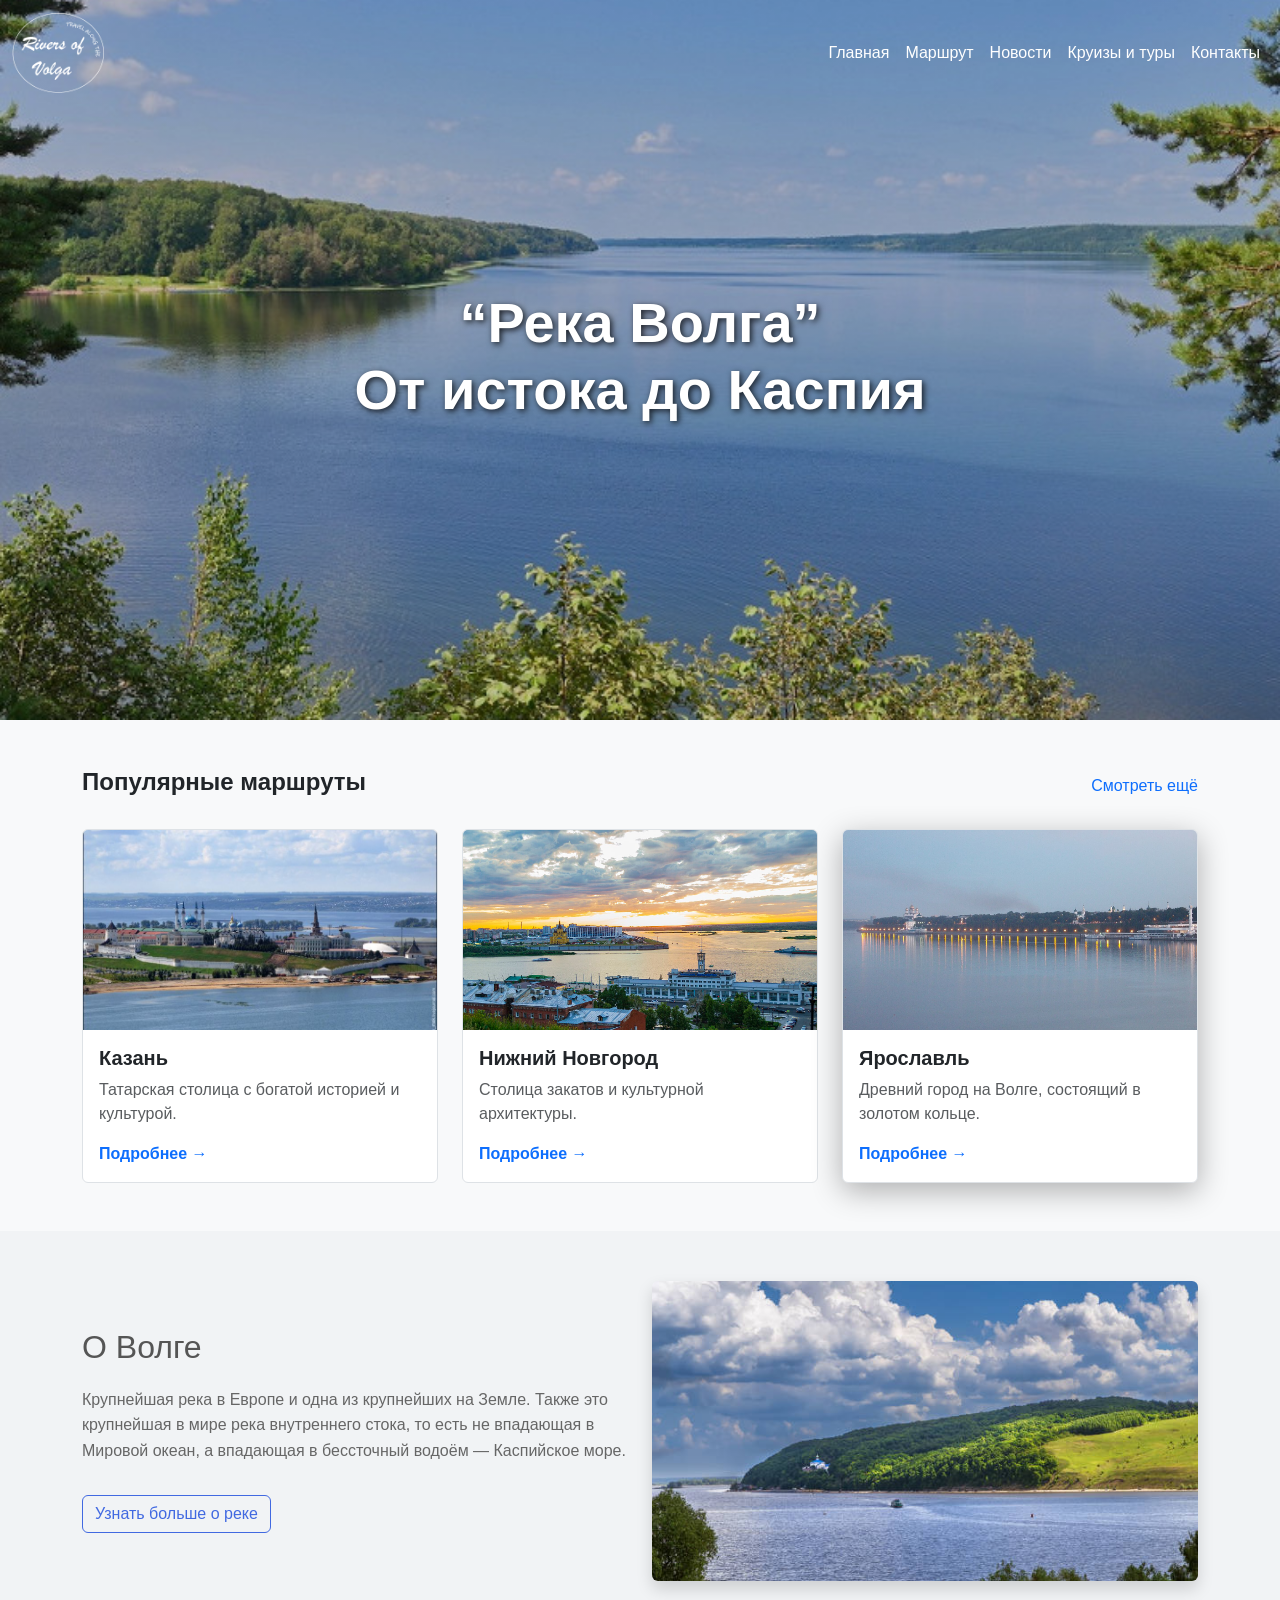
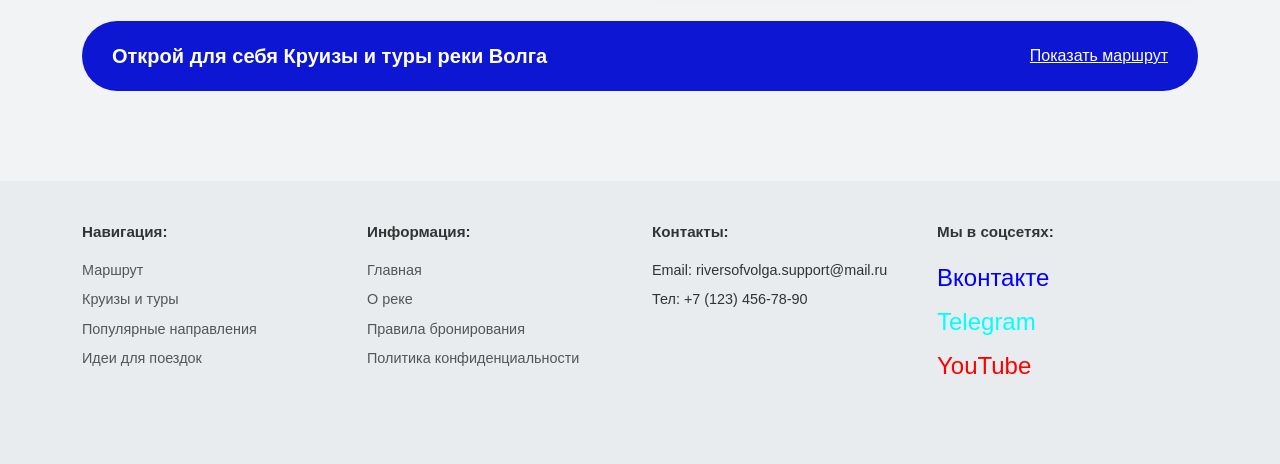
<file: index.html>
<!DOCTYPE html>
<html lang="ru">
<head>
    <meta charset="UTF-8">
    <meta name="viewport" content="width=device-width, initial-scale=1">
    <!-- SEO -->
    <title>река Волга</title>
    <meta name="description" content="Крупнейшая река в Европе и одна из крупнейших на Земле.">
    <meta name="keywords" content="река, Волга, реки России, известаня река в России">

    <!-- Open Graph для соцсетей -->
    <meta property="og:title" content="река Волга">
    <meta property="og:description" content="Крупнейшая река в Европе и одна из крупнейших на Земле.">
    <meta property="og:image" content="https://fr9d.github.io/Reka_Volga/images/preview.jpg">
    <meta property="og:type" content="website">
    <meta property="og:locale" content="ru_RU">
    <meta property="og:url" content="https://fr9d.github.io/Reka_Volga/">

    <!-- Favicon -->
    <link rel="icon" type="image/x-icon" href="images/favicon-16.ico">
    <link rel="icon" type="image/png" sizes="32x32" href="images/favicon-32.png">
    <link rel="icon" type="image/png" sizes="16x16" href="images/favicon-16.png">
    <link rel="apple-touch-icon" href="images/apple-touch-icon.png">

    <!-- Bootstrap CSS -->
    <link href="css/bootstrap.min.css" rel="stylesheet">
    <!-- Собственные стили --> 
    <link href="style.css" rel="stylesheet">
</head>
<body>
    <!-- НАВИГАЦИОННАЯ ПАНЕЛЬ -->
    <nav class="navbar navbar-expand-lg navbar-dark bg-transparent position-absolute w-100" style="z-index: 10; top: 0;">
        <div class="container-fluid">
            <a class="navbar-brand" href="#">
                <div class="logo-container">
                    <img src="images/Logotip.png" alt="Logo" class="logo-img">
                </div>
            </a>
            
            <button class="navbar-toggler" type="button" data-bs-toggle="collapse" data-bs-target="#navbarNav">
                <span class="navbar-toggler-icon"></span>
            </button>
            <div class="collapse navbar-collapse justify-content-end" id="navbarNav">
                <ul class="navbar-nav">
                    <li class="nav-item"><a class="nav-link text-white" href="#">Главная</a></li>
                    <li class="nav-item"><a class="nav-link text-white" href="#">Маршрут</a></li>
                    <li class="nav-item"><a class="nav-link text-white" href="#">Новости</a></li>
                    <li class="nav-item"><a class="nav-link text-white" href="#">Круизы и туры</a></li>
                    <li class="nav-item"><a class="nav-link text-white" href="#">Контакты</a></li>
                </ul>
            </div>
        </div>
    </nav>
    <!-- ГЕРОЙ-БАННЕР -->
    <header class="hero-section">
        <div class="container text-center hero-text">
            <h1 class="fw-bold">“Река Волга”<br>От истока до Каспия</h1>
        </div>
    </header>
    <!-- СЕТКА КАТЕГОРИЙ -->
    <section class="container py-5">
        <div class="d-flex justify-content-between align-items-center mb-4">
            <h2 class="h4 fw-bold">Популярные маршруты</h2>
            <a href="#" class="text-decoration-none text-primary">Смотреть ещё</a>
        </div>
        <!-- Колонка 1. Популярные направления -->
        <div class="row g-4">
            <div class="col-lg-4 col-md-6 col-12">
                <!-- Карточка 1 -->
                <div class="card h-100 route-card">
                    <img src="images/Kazan.jpg" class="card-img-top" alt="Казань">
                    <div class="card-body d-flex flex-column">
                        <h3 class="card-title h5 fw-bold">Казань</h3>
                        <p class="card-text flex-grow-1 text-muted">Татарская столица с богатой историей и культурой.</p>
                        <a href="#" class="text-primary fw-bold text-decoration-none mt-auto">Подробнее &rarr;</a>
                    </div>
                </div>
            </div>
            <!-- Карточка 2 -->
            <div class="col-lg-4 col-md-6 col-12">
                <div class="card h-100 route-card">
                    <img src="images/Nizhniy_Novgorod.jpg" class="card-img-top" alt="Нижний Новгород">
                    <div class="card-body d-flex flex-column">
                        <h3 class="card-title h5 fw-bold">Нижний Новгород</h3>
                        <p class="card-text flex-grow-1 text-muted">Столица закатов и культурной архитектуры.</p>
                        <a href="#" class="text-primary fw-bold text-decoration-none mt-auto">Подробнее &rarr;</a>
                    </div>
                </div>
            </div>
            <!-- Карточка 3 -->
            <div class="col-lg-4 col-md-6 col-12">
                <div class="card h-100 route-card" style="box-shadow: 0 8px 30px rgba(0, 0, 0, 0.3);">
                    <img src="images/Yaroslavl.JPG" class="card-img-top" alt="Ярославль">
                    <div class="card-body d-flex flex-column">
                        <h3 class="card-title h5 fw-bold">Ярославль</h3>
                        <p class="card-text flex-grow-1 text-muted">Древний город на Волге, состоящий в золотом кольце.</p>
                        <a href="#" class="text-primary fw-bold text-decoration-none mt-auto">Подробнее &rarr;</a>
                    </div>
                </div>
            </div>
        </div>
    </section>
    <!-- СЕКЦИЯ С ИНФОРМАЦИЕЙ О ВОЛГЕ -->
    <section class="about-section">
        <div class="container">
            <div class="row align-items-center">
                <div class="col-lg-6 about-text">
                    <h2>О Волге</h2>
                    <p>Крупнейшая река в Европе и одна из крупнейших на Земле. Также это крупнейшая в мире река внутреннего стока, то есть не впадающая в Мировой океан, а впадающая в бессточный водоём — Каспийское море.</p>
                    <a href="#" class="btn btn-outline-primary mt-3 hover-btn hover-text" style="text-decoration: none;">Узнать больше о реке</a>
                </div>
                <div class="col-lg-6 text-center about-image">
                    <img src="images/Volga_1.jpg" alt="Волга пейзаж" class="img-fluid rounded shadow" style="max-height: 300px; width: 100%; object-fit: cover;">
                </div>
            </div>
            
            <div class="cta-banner">
                <span class="fw-bold fs-5">Открой для себя Круизы и туры реки Волга</span>
                <a href="index2.html" class="hover-btn1" style="color: white;">Показать маршрут</a>
            </div>
        </div>
    </section>
    <!-- ПОДВАЛ (FOOTER) -->
    <footer>
        <div class="container">
            <div class="row">
                <!-- Колонка 1 -->
                <div class="col-md-3 col-6 mb-4">
                    <p class="fw-bold mb-3" style="font-size: 0.95rem;">Навигация:</p>
                    <ul>
                        <li><a href="#">Маршрут</a></li>
                        <li><a href="#">Круизы и туры</a></li>
                        <li><a href="#">Популярные направления</a></li>
                        <li><a href="#">Идеи для поездок</a></li>
                    </ul>
                </div>
                <!-- Колонка 2 -->
                <div class="col-md-3 col-6 mb-4">
                    <p class="fw-bold mb-3" style="font-size: 0.95rem;">Информация:</p>
                    <ul>
                        <li><a href="">Главная</a></li>
                        <li><a href="#">О реке</a></li>
                        <li><a href="#">Правила бронирования</a></li>
                        <li><a href="#">Политика конфиденциальности</a></li>
                    </ul>
                </div>
                <!-- Колонка 3 -->
                <div class="col-md-3 col-6 mb-4">
                    <p class="fw-bold mb-3" style="font-size: 0.95rem;">Контакты:</p>
                    <ul>
                        <li>Email: riversofvolga.support@mail.ru</li>
                        <li>Тел: +7 (123) 456-78-90</li>
                    </ul>
                </div>
                <!-- Колонка 4 -->
                <div class="col-md-3 col-6 mb-4">
                    <p class="fw-bold mb-3" style="font-size: 0.95rem;">Мы в соцсетях:</p>
                    <ul>
                        <li><a href="#" class="social-icon-link" title="ВКонтакте" style="color: blue;">Вконтакте</a></li>
                        <li><a href="#" class="social-icon-link" title="Telegram" style="color: cyan;">Telegram</a></li>
                        <li><a href="#" class="social-icon-link" title="YouTube" style="color: red;">YouTube</a></li>
                    </ul>
                </div>
            </div>
        </div>
    </footer>
    <!-- Подключение скрипта Bootstrap 5 для интерактивности (меню на мобильных) -->
    <script src="js/bootstrap.bundle.min.js"></script>

</body>
</html>
</file>
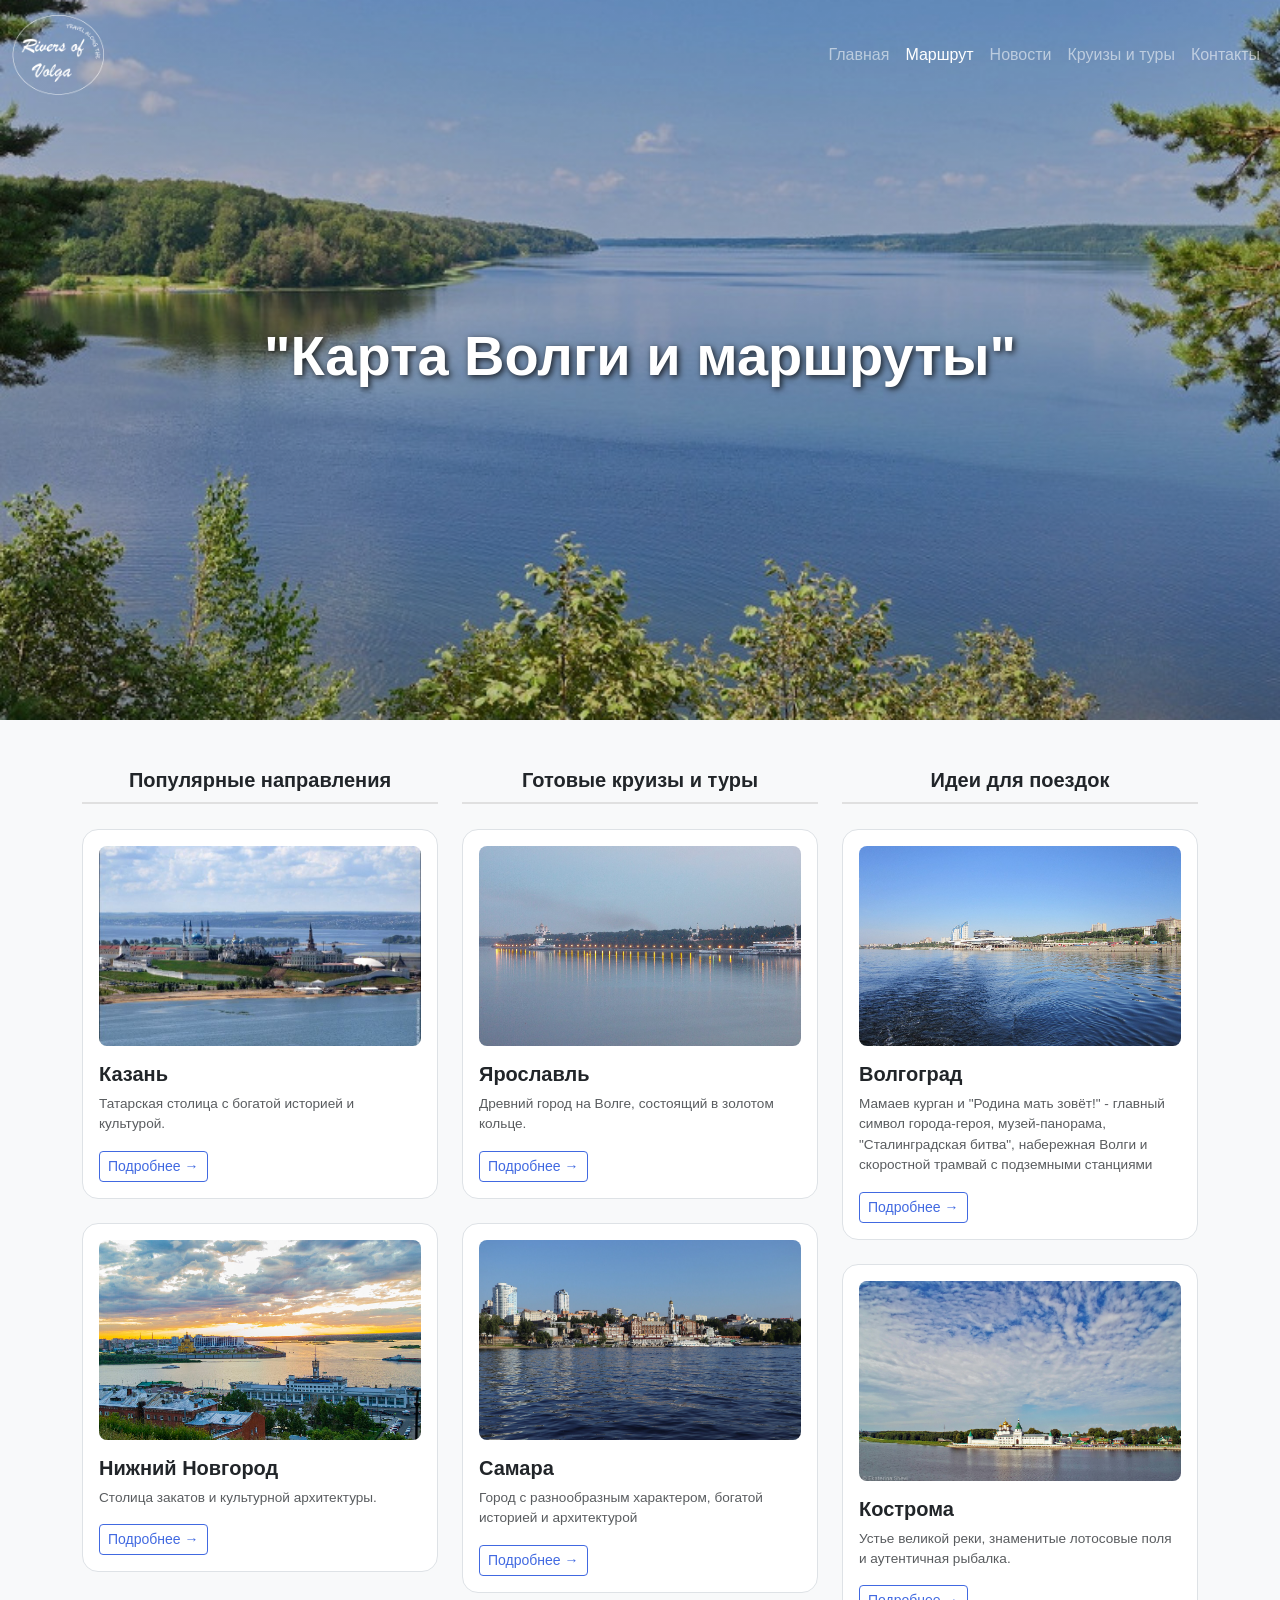
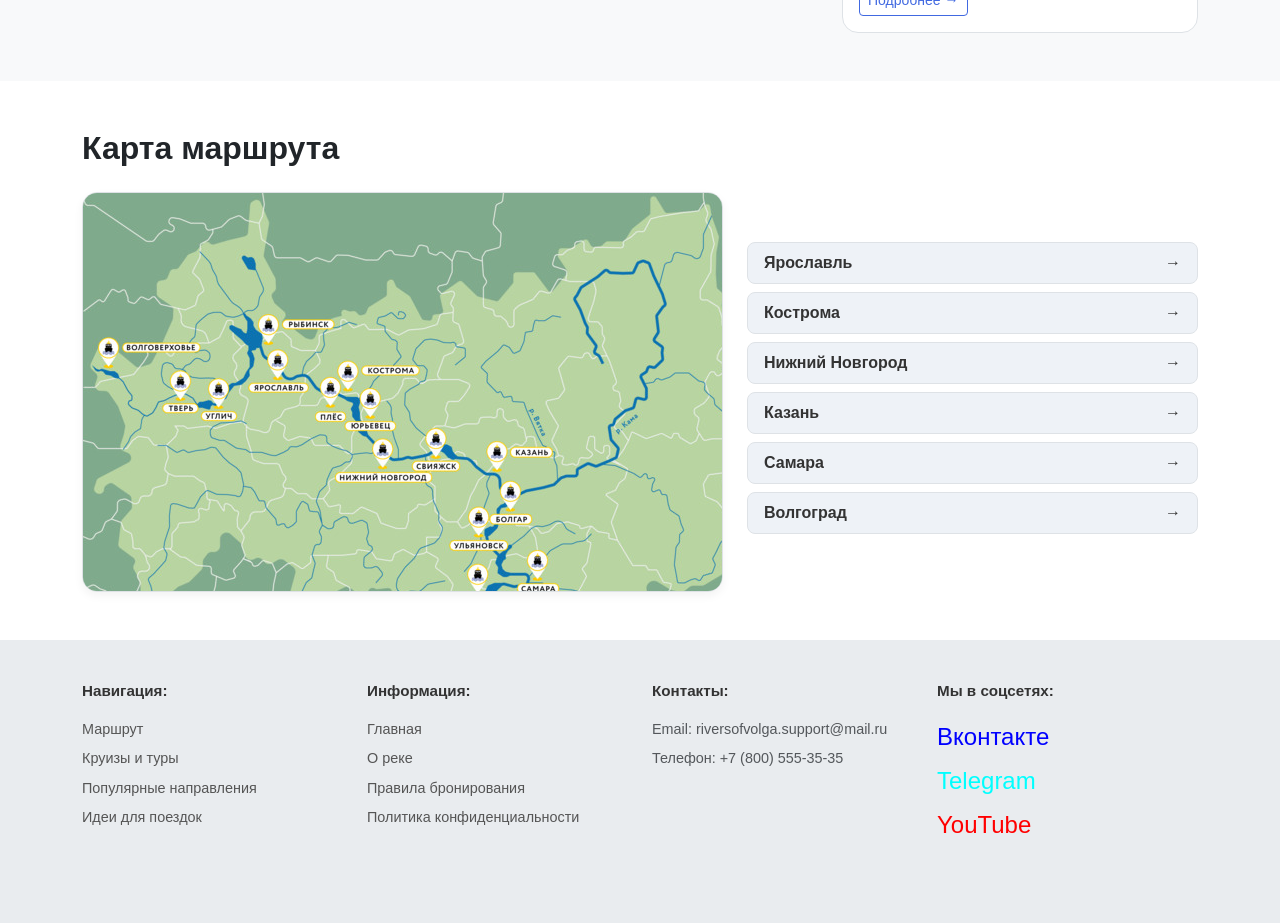
<file: index2.html>
<!DOCTYPE html>
<html lang="ru">
<head>
    <meta charset="UTF-8">
    <meta name="viewport" content="width=device-width, initial-scale=1">
    <title>Круизы и туры</title>
    <!-- Bootstrap CSS -->
    <link href="css/bootstrap.min.css" rel="stylesheet">
    <!-- Собственные стили -->
    <link href="style2.css" rel="stylesheet">
</head>
<body>
    <!-- НАВИГАЦИОННАЯ ПАНЕЛЬ -->
    <nav class="navbar navbar-expand-lg navbar-dark navbar-custom">
        <div class="container-fluid">
            <div class="logo-container">
                <img src="images/Logotip.png" alt="Logo" class="logo-img">
            </div>
            
            <button class="navbar-toggler" type="button" data-bs-toggle="collapse" data-bs-target="#navbarNav">
                <span class="navbar-toggler-icon"></span>
            </button>
            <div class="collapse navbar-collapse justify-content-end" id="navbarNav">
                <ul class="navbar-nav">
                    <li class="nav-item"><a class="nav-link" href="index.html">Главная</a></li>
                    <li class="nav-item"><a class="nav-link active" href="#">Маршрут</a></li>
                    <li class="nav-item"><a class="nav-link" href="#">Новости</a></li>
                    <li class="nav-item"><a class="nav-link" href="#">Круизы и туры</a></li>
                    <li class="nav-item"><a class="nav-link" href="#">Контакты</a></li>
                </ul>
            </div>
        </div>
    </nav>

    <!-- ГЕРОЙ-БАННЕР -->
    <header class="hero-section text-center">
        <div class="hero-text">
            <h1 class="display-3 fw-bold">"Карта Волги и маршруты"</h1>
        </div>
    </header>

    <!-- СЕТКА КАТЕГОРИЙ -->
    <section class="py-5" style="background-color: #f8f9fa;">
        <div class="container">
            <div class="row g-4">
                
                <!-- Колонка 1. Популярные направления -->
                <div class="col-lg-4 col-md-6 col-12">
                    <h2 class="h3 category-title">Популярные направления</h2>
                    <div class="d-flex flex-column gap-4">
                        <!-- Карточка 1 -->
                        <div class="card route-card rounded-4 p-3">
                            <img src="images/Kazan.jpg" class="card-img-top rounded-3" alt="Казань">
                            <div class="card-body px-0 pb-0">
                                <h3 class="h5 fw-bold">Казань</h3>
                                <p class="card-text text-muted" style="font-size: 0.85rem;">Татарская столица с богатой историей и культурой.</p>
                                <a href="#" class="btn btn-outline-primary btn-sm rounded-1">Подробнее &rarr;</a>
                            </div>
                        </div>
                        <!-- Карточка 2 -->
                        <div class="card route-card rounded-4 p-3">
                            <img src="images/Nizhniy_Novgorod.jpg" class="card-img-top rounded-3" alt="Нижний Новгород">
                            <div class="card-body px-0 pb-0">
                                <h3 class="h5 fw-bold">Нижний Новгород</h3>
                                <p class="card-text text-muted" style="font-size: 0.85rem;">Столица закатов и культурной архитектуры.</p>
                                <a href="#" class="btn btn-outline-primary btn-sm rounded-1">Подробнее &rarr;</a>
                            </div>
                        </div>
                    </div>
                </div>

                <!-- Колонка 2. Готовые круизы и туры -->
                <div class="col-lg-4 col-md-6 col-12">
                    <h2 class="h3 category-title">Готовые круизы и туры</h2>
                    <div class="d-flex flex-column gap-4">
                        <!-- Карточка 3 -->
                        <div class="card route-card rounded-4 p-3">
                            <img src="images/Yaroslavl.JPG" class="card-img-top rounded-3" alt="Ярославль">
                            <div class="card-body px-0 pb-0">
                                <h3 class="h5 fw-bold">Ярославль</h3>
                                <p class="card-text text-muted" style="font-size: 0.85rem;">Древний город на Волге, состоящий в золотом кольце.</p>
                                <a href="#" class="btn btn-outline-primary btn-sm rounded-1">Подробнее &rarr;</a>
                            </div>
                        </div>
                        <!-- Карточка 4 -->
                        <div class="card route-card rounded-4 p-3">
                            <img src="images/Samara.jpg" class="card-img-top rounded-3" alt="Самара">
                            <div class="card-body px-0 pb-0">
                                <h3 class="h5 fw-bold">Самара</h3>
                                <p class="card-text text-muted" style="font-size: 0.85rem;">Город с разнообразным характером, богатой историей и архитектурой</p>
                                <a href="#" class="btn btn-outline-primary btn-sm rounded-1">Подробнее &rarr;</a>
                            </div>
                        </div>
                    </div>
                </div>

                <!-- Колонка 3. Идеи для поездок -->
                <div class="col-lg-4 col-md-12 col-12">
                    <h2 class="h3 category-title">Идеи для поездок</h2>
                    <div class="d-flex flex-column gap-4">
                        <!-- Карточка 5 -->
                        <div class="card route-card rounded-4 p-3">
                            <img src="images/Volgograd.jpg" class="card-img-top rounded-3" alt="Волгоград">
                            <div class="card-body px-0 pb-0">
                                <h3 class="h5 fw-bold">Волгоград</h3>
                                <p class="card-text text-muted" style="font-size: 0.85rem;">Мамаев курган и "Родина мать зовёт!" - главный символ города-героя, музей-панорама, "Сталинградская битва", набережная Волги и скоростной трамвай с подземными станциями</p>
                                <a href="#" class="btn btn-outline-primary btn-sm rounded-1">Подробнее &rarr;</a>
                            </div>
                        </div>
                        <!-- Карточка 6 -->
                        <div class="card route-card rounded-4 p-3">
                            <img src="images/Kostroma.jpg" alt="Кострома" class="card-img-top rounded-3">
                            <div class="card-body px-0 pb-0">
                                <h3 class="h5 fw-bold">Кострома</h3>
                                <p class="card-text text-muted" style="font-size: 0.85rem;">Устье великой реки, знаменитые лотосовые поля и аутентичная рыбалка.</p>
                                <a href="#" class="btn btn-outline-primary btn-sm rounded-1">Подробнее &rarr;</a>
                            </div>
                        </div>
                    </div>
                </div>

            </div>
        </div>
    </section>

    <!-- СЕКЦИЯ С КАРТОЙ -->
    <section class="py-5 bg-white" id="route-map-section">
        <div class="container">
            <h2 class="fw-bold mb-4">Карта маршрута</h2>
            <div class="row align-items-center g-4">
                <!-- Контейнер с интерактивной картой слева -->
                <div class="col-lg-7 col-12">
                    <div class="map-container">
                        <iframe class="map-iframe" src="images/Karta_marshryta.jpg" allowfullscreen></iframe>
                    </div>
                </div>
                <!-- Список выбора городов справа -->
                <div class="col-lg-5 col-12">
                    <div class="list-group city-list-group">
                        <a href="#" class="list-group-item list-group-item-action d-flex justify-content-between align-items-center">
                            Ярославль <span>&rarr;</span>
                        </a>
                        <a href="#" class="list-group-item list-group-item-action d-flex justify-content-between align-items-center">
                            Кострома <span>&rarr;</span>
                        </a>
                        <a href="#" class="list-group-item list-group-item-action d-flex justify-content-between align-items-center">
                            Нижний Новгород <span>&rarr;</span>
                        </a>
                        <a href="#" class="list-group-item list-group-item-action d-flex justify-content-between align-items-center">
                            Казань <span>&rarr;</span>
                        </a>
                        <a href="#" class="list-group-item list-group-item-action d-flex justify-content-between align-items-center">
                            Самара <span>&rarr;</span>
                        </a>
                        <a href="#" class="list-group-item list-group-item-action d-flex justify-content-between align-items-center">
                            Волгоград <span>&rarr;</span>
                        </a>
                    </div>
                </div>
            </div>
        </div>
    </section>

    <!-- ПОДВАЛ (FOOTER) -->
    <footer>
        <div class="container">
            <div class="row">
                <!-- Колонка 1 -->
                <div class="col-md-3 col-6 mb-4">
                    <p class="fw-bold mb-3" style="font-size: 0.95rem;">Навигация:</p>
                    <ul>
                        <li><a href="#">Маршрут</a></li>
                        <li><a href="#">Круизы и туры</a></li>
                        <li><a href="#">Популярные направления</a></li>
                        <li><a href="#">Идеи для поездок</a></li>
                    </ul>
                </div>
                <!-- Колонка 2 -->
                <div class="col-md-3 col-6 mb-4">
                    <p class="fw-bold mb-3" style="font-size: 0.95rem;">Информация:</p>
                    <ul>
                        <li><a href="#">Главная</a></li>
                        <li><a href="#">О реке</a></li>
                        <li><a href="#">Правила бронирования</a></li>
                        <li><a href="#">Политика конфиденциальности</a></li>
                    </ul>
                </div>
                <!-- Колонка 3 -->
                <div class="col-md-3 col-6 mb-4">
                    <p class="fw-bold mb-3" style="font-size: 0.95rem;">Контакты:</p>
                    <ul class="text-muted">
                        <li>Email: riversofvolga.support@mail.ru</li>
                        <li>Телефон: +7 (800) 555-35-35</li>
                    </ul>
                </div>
                <!-- Колонка 4 -->
                <div class="col-md-3 col-6 mb-4">
                    <p class="fw-bold mb-3" style="font-size: 0.95rem;">Мы в соцсетях:</p>
                    <ul>
                        <li><a href="#" class="social-icon-link" title="ВКонтакте" style="color: blue;">Вконтакте</a></li>
                        <li><a href="#" class="social-icon-link" title="Telegram" style="color: cyan;">Telegram</a></li>
                        <li><a href="#" class="social-icon-link" title="YouTube" style="color: red;">YouTube</a></li>
                    </ul>
                </div>
            </div>
        </div>
    </footer>

    <!-- Подключение скрипта Bootstrap 5 для интерактивности (меню на мобильных) -->
    <script src="js/bootstrap.bundle.min.js"></script>
</body>
</html>
</file>
<file: style.css>
body {
    font-family: 'Roboto', sans-serif;
    background-color: #f8f9fa;
}
.logo-container {
    position: relative;
    display: inline-block;
    margin-right: 15px;
}
.logo-img {
    height: 80px;
    width: auto;
}
.logo-text {
    font-family: 'Great Vibes', cursive;
    font-size: 1.8rem;
    color: white;
    text-shadow: 2px 2px 4px rgba(0, 0, 0, 0.7);
    position: absolute;
    top: 50%;
    left: 50%;
    transition: transform 0.3s ease;
    transform: translate(-50%, -50%);
    pointer-events: none;
    text-align: center;
    line-height: 1;
}
@media (max-width: 575.98px) {
    .logo-img {height: 60px;}
    .logo-text {font-size: 1.2rem;}
    .cta-banner .btn-light {
        align-items: center;
        text-align: center;
    }
}
.hero-section {
    background: linear-gradient(rgba(0, 0, 0, 0.2), rgba(0, 0, 0, 0.2)), url(images/Volga.jpg) no-repeat center center;
    background-size: cover;
    height: 80vh;
    min-height: 400px;
    display: flex;
    align-items: center;
    justify-content: center;
    position: relative;
}
.hero-text h1 {
    color: white;
    text-shadow: 2px 2px 6px rgba(0, 0, 0, 0.8);
    font-size: 3.5rem;
}
.route-card {
    transition: all 0.3s ease;
    border: 1px solid #dee2e6;
}
.route-card:hover {
    border: 2px solid #4169e1;
    box-shadow: 0 4px 12px rgba(65, 105, 225, 0.2);
    transform: translateY(-5px);
}
.card-img-top {
    height: 200px;
    object-fit: cover;
}
.about-section {
    background-color: #f1f3f5;
    padding: 50px 0;
}
.about-text h2 {
    color: #555;
    margin-bottom: 20px;
}
.about-text p {
    color: #666;
    line-height: 1.6;
}
.btn-outline-primary {
    border-color: #4169e1;
    color: #4169e1;
}
.btn-outline-primary:hover {
    background-color: #4169e1;
    color: white;
}
.cta-banner {
    background-color: #0d16d3;
    border-radius: 50px;
    padding: 20px 30px;
    color: white;
    display: flex;
    justify-content: space-between;
    align-items: center;
    flex-wrap: wrap;
    margin: 40px 0;
}
.cta-banner .btn-light {
    background-color: white;
    color: #000;
    font-weight: 500;
    margin: 0 auto;
    display: block;
    text-decoration: none;
}
.cta-banner .btn-light:hover {
    background-color:darkolivegreen;
}
footer {
    background-color: #e9ecef;
    padding: 40px 0;
    font-size: 0.9rem;
    color: #333;
}
footer h6 {
    font-weight: 700;
    margin-bottom: 15px;
}
footer ul {
    list-style: none;
    padding: 0;
}
footer ul li {
    margin-bottom: 8px;
}
footer ul li a {
    text-decoration: none;
    color: #555;
}
footer ul li a:hover {
    text-decoration: underline;
}
/* --- ИЗМЕНЕНИЕ 2: СТИЛИ ДЛЯ ИКОНОК СОЦСЕТЕЙ --- */
        .social-icon-link {
            font-size: 1.5rem; /* Размер иконок */
            transition: color 0.3s ease, transform 0.3s ease;
            display: inline-block;
        }

        /* Эффект наведения на иконки */
        .social-icon-link:hover {
            transform: scale(1.15); /* Небольшое увеличение */
        } 
@media (max-width: 991.98px) {
    .about-image {margin-top: 20px;}
}
.hover-text {
    transition: font-size 0.3s ease, color 0.3s ease;
    display: inline-block; /* дял анимации размера */
}
.hover-text:hover {
    color: red !important; /* слово становится красным при наведении */
    font-size: 1.1em; /* увеличение текста */
}
.hover-btn {
    transition: all 0.3s ease;
}
.hover-btn:hover {
    background-color: transparent !important; /* убирает фон */
    border-color: #4169e1; /* Оставляет рамку */
    color: red; /*цвет текста при наведении */
    transform: scale(1.05); /* кнопка увеличивается */
}
.hover-btn1:hover {
    transform: scale(1.05); /* кнопка увеличивается */
}
</file>
<file: style2.css>
body {
            font-family: 'Roboto', sans-serif;
            background-color: #f8f9fa;
        }

        .logo-container {
            position: relative;
            display: inline-block;
            margin-right: 15px;
        }

        .logo-img {
            height: 80px;
            width: auto;
        }

        .logo-text {
            font-family: 'Great Vibes', cursive;
            font-size: 1.8rem;
            color: white;
            text-shadow: 2px 2px 4px rgba(0, 0, 0, 0.7);
            position: absolute;
            top: 50%;
            left: 50%;
            transition: transform 0.3s ease;
            transform: translate(-50%, -50%);
            pointer-events: none;
            text-align: center;
            line-height: 1;
        }

        @media (max-width: 575.98px) {
            .logo-img { height: 60px; }
            .logo-text { font-size: 1.2rem; }
            .cta-banner .btn-light {
                align-items: center;
                text-align: center;
            }
        }

        .hero-section {
            background: linear-gradient(rgba(0, 0, 0, 0.2), rgba(0, 0, 0, 0.2)), url(images/Volga.jpg) no-repeat center center;
            background-size: cover;
            height: 80vh;
            min-height: 400px;
            display: flex;
            align-items: center;
            justify-content: center;
            position: relative;
        }

        .hero-text h1 {
            color: white;
            text-shadow: 2px 2px 6px rgba(0, 0, 0, 0.8);
            font-size: 3.5rem;
        }

        .route-card {
            transition: all 0.3s ease;
            border: 1px solid #dee2e6;
            background-color: #ffffff;
        }

        .route-card:hover {
            border: 2px solid #4169e1;
            box-shadow: 0 4px 12px rgba(65, 105, 225, 0.2);
            transform: translateY(-5px);
        }

        .card-img-top {
            height: 200px;
            object-fit: cover;
        }

        .about-section {
            background-color: #f1f3f5;
            padding: 50px 0;
        }

        .about-text h2 {
            color: #555;
            margin-bottom: 20px;
        }

        .about-text p {
            color: #666;
            line-height: 1.6;
        }

        .btn-outline-primary {
            border-color: #4169e1;
            color: #4169e1;
        }

        .btn-outline-primary:hover {
            background-color: #4169e1;
            color: white;
        }

        footer {
            background-color: #e9ecef;
            padding: 40px 0;
            font-size: 0.9rem;
            color: #333;
        }

        footer h6 {
            font-weight: 700;
            margin-bottom: 15px;
        }

        footer ul {
            list-style: none;
            padding: 0;
        }

        footer ul li {
            margin-bottom: 8px;
        }

        footer ul li a {
            text-decoration: none;
            color: #555;
        }

        footer ul li a:hover {
            text-decoration: underline;
        }

        /* --- ИЗМЕНЕНИЕ 2: СТИЛИ ДЛЯ ИКОНОК СОЦСЕТЕЙ --- */
        .social-icon-link {
            font-size: 1.5rem; /* Размер иконок */
            transition: color 0.3s ease, transform 0.3s ease;
            display: inline-block;
        }

        /* Эффект наведения на иконки */
        .social-icon-link:hover {
            transform: scale(1.15); /* Небольшое увеличение */
        }

        @media (max-width: 991.98px) {
            .about-image { margin-top: 20px; }
        }

        /* --- ДОПОЛНИТЕЛЬНЫЕ СТИЛИ ДЛЯ ВТОРОСТЕПЕННОЙ СТРАНИЦЫ (КАРТЫ) --- */
        .navbar-custom {
            position: absolute;
            top: 0;
            width: 100%;
            z-index: 10;
            padding: 15px 0;
        }

        .category-title {
            font-size: 1.25rem;
            font-weight: 700;
            margin-bottom: 25px;
            border-bottom: 2px solid #e0e0e0;
            padding-bottom: 10px;
            color: var(--text-dark);
            text-align: center;
        }

        .map-container {
            width: 100%;
            height: 400px;
            border-radius: 15px;
            overflow: hidden;
            border: 1px solid #dee2e6;
            box-shadow: 0 4px 10px rgba(0,0,0,0.05);
        }

        .map-iframe {
            width: 100%;
            height: 100%;
            border: 0;
        }

        .city-list-group .list-group-item {
            background-color: #eef2f7;
            border: 1px solid #dee2e6;
            margin-bottom: 8px;
            border-radius: 8px !important;
            font-weight: 600;
            color: #333;
            transition: all 0.3s ease;
        }

        .city-list-group .list-group-item:hover {
            background-color: #4169e1;
            color: white;
            transform: translateX(5px);
            border-color: #4169e1;
        }
</file>
